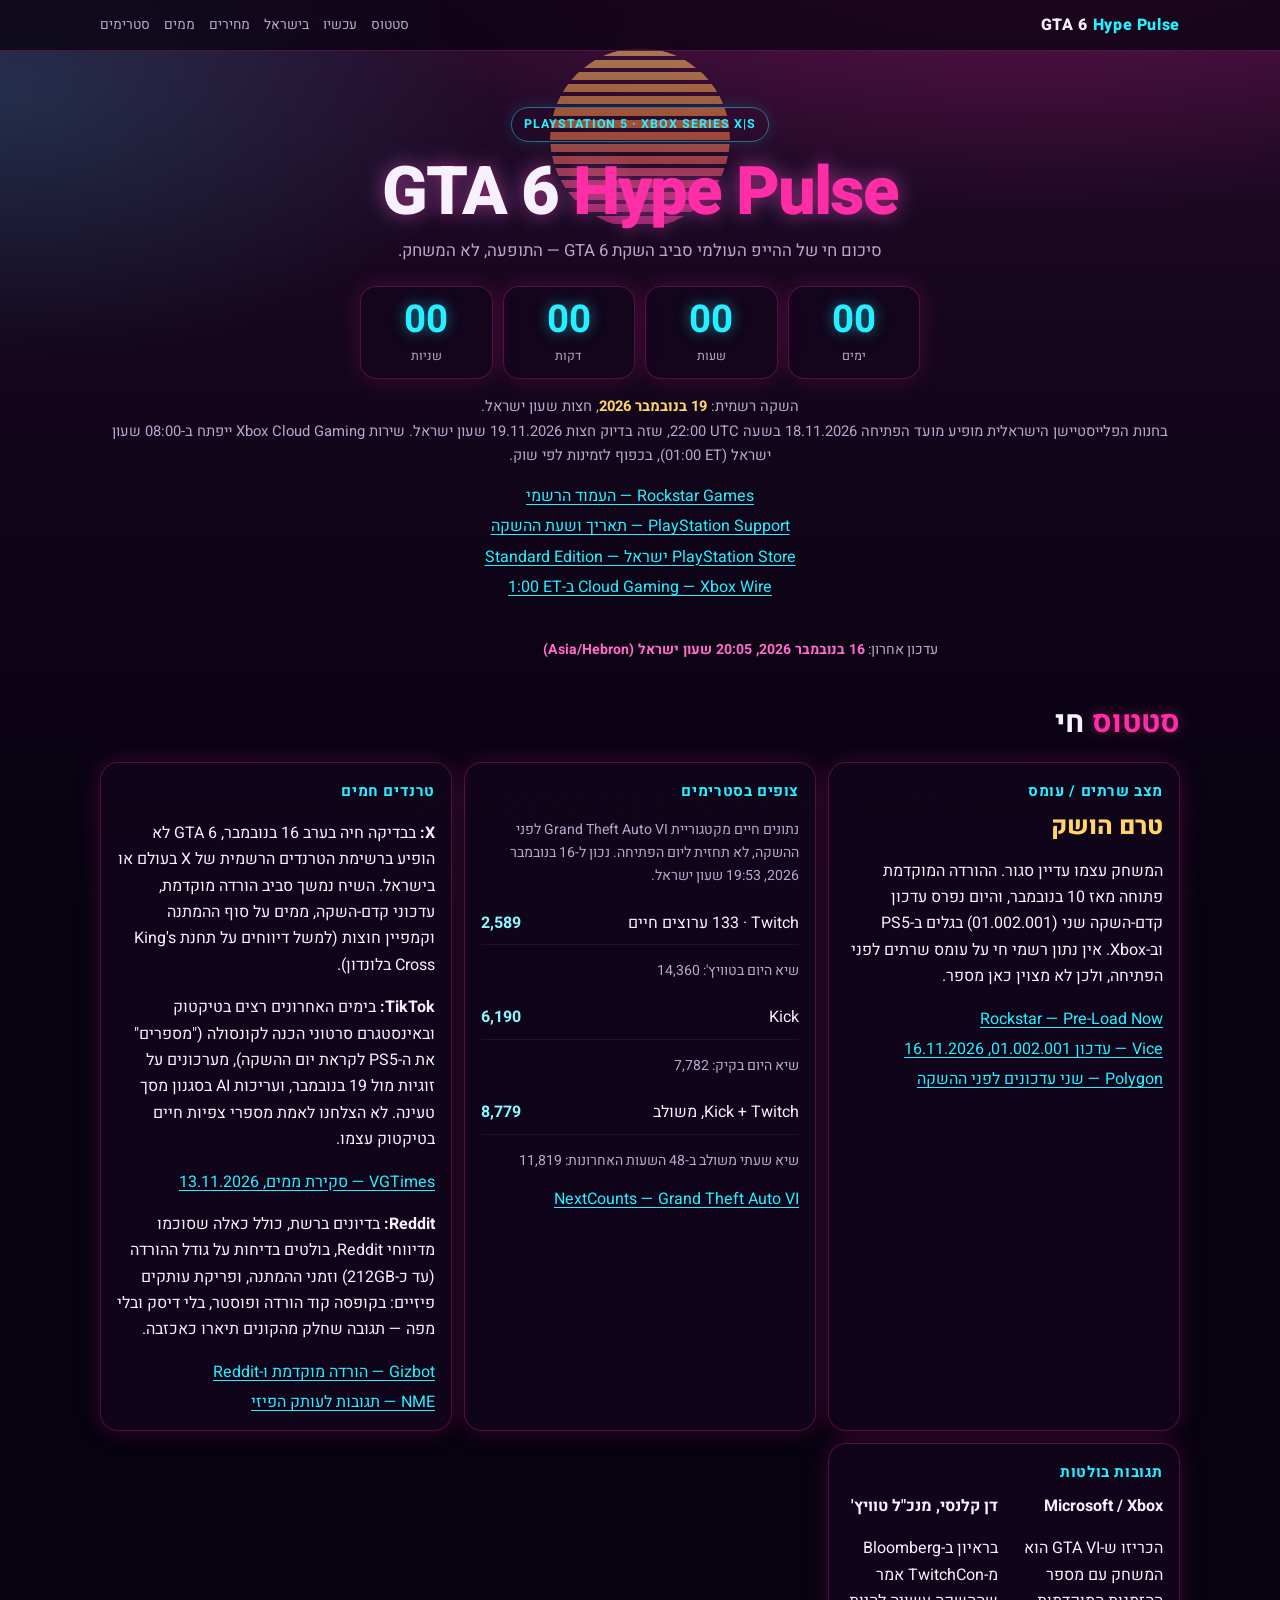
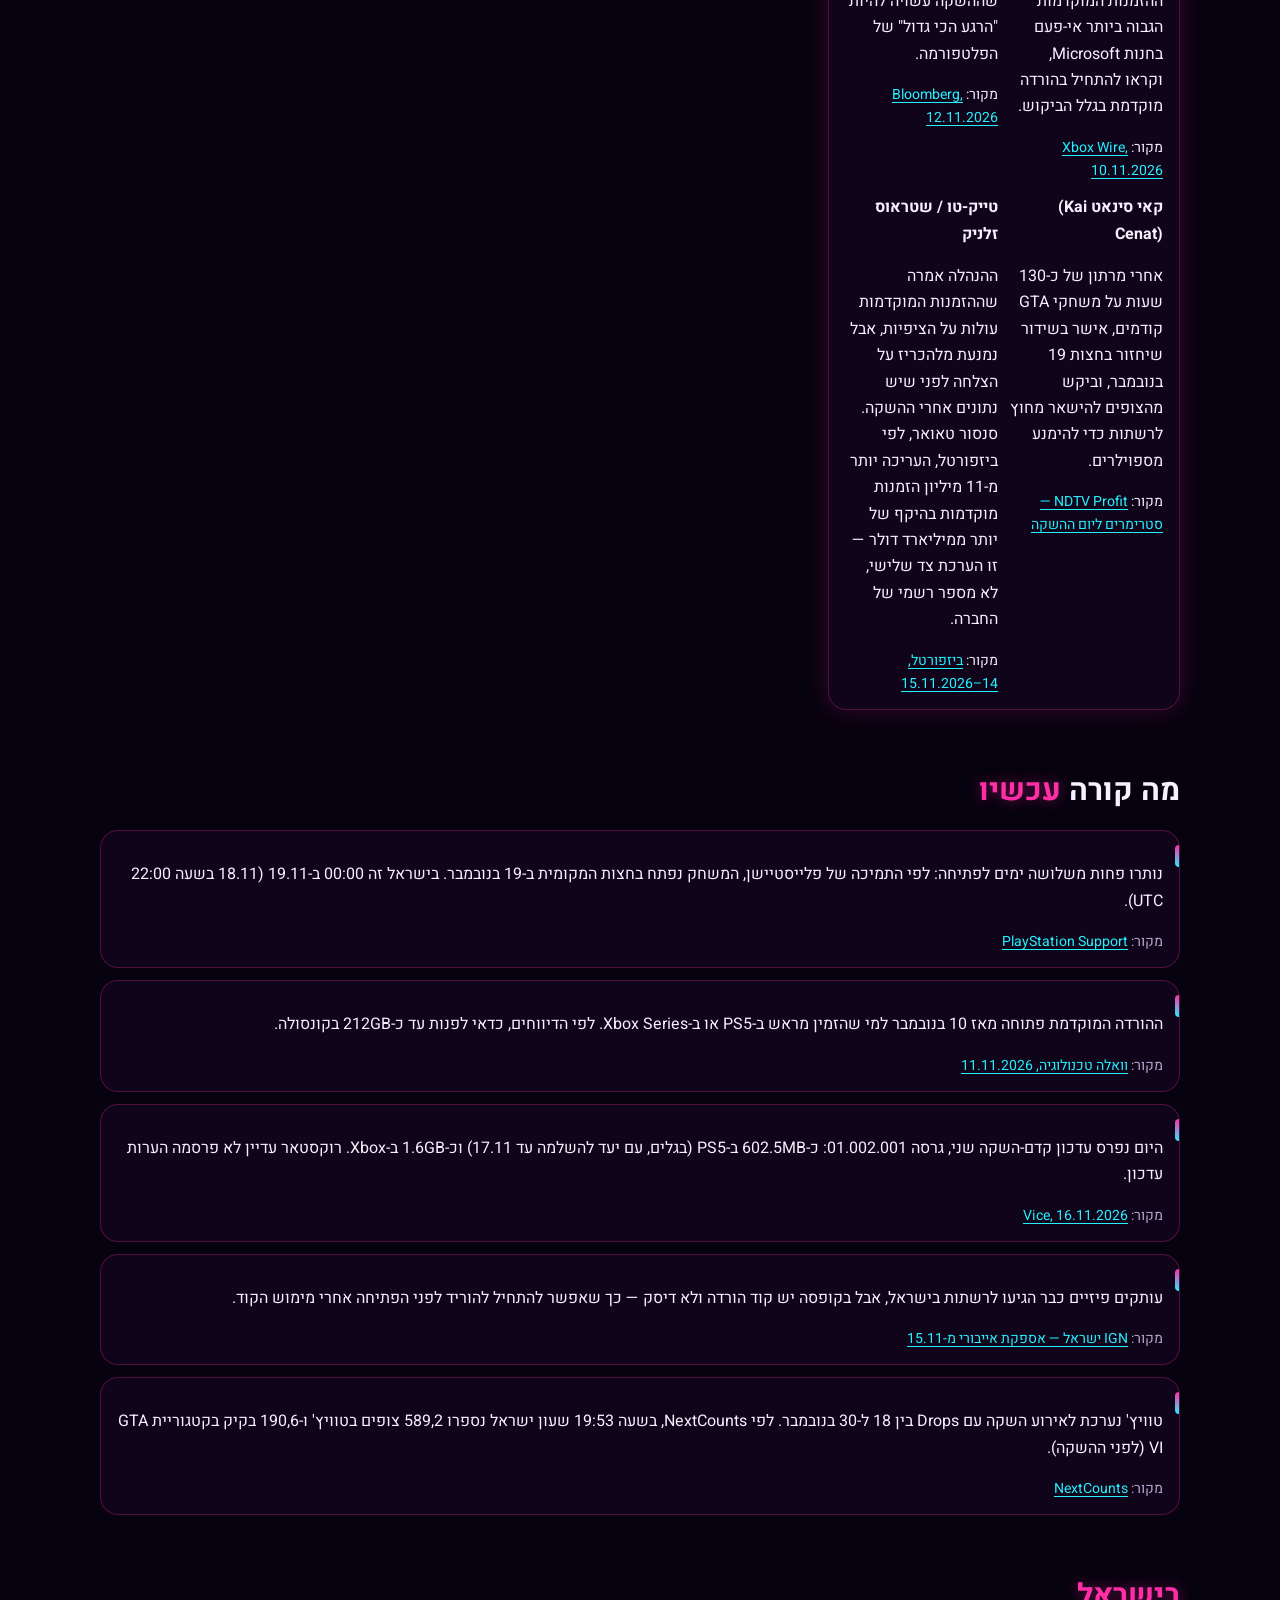
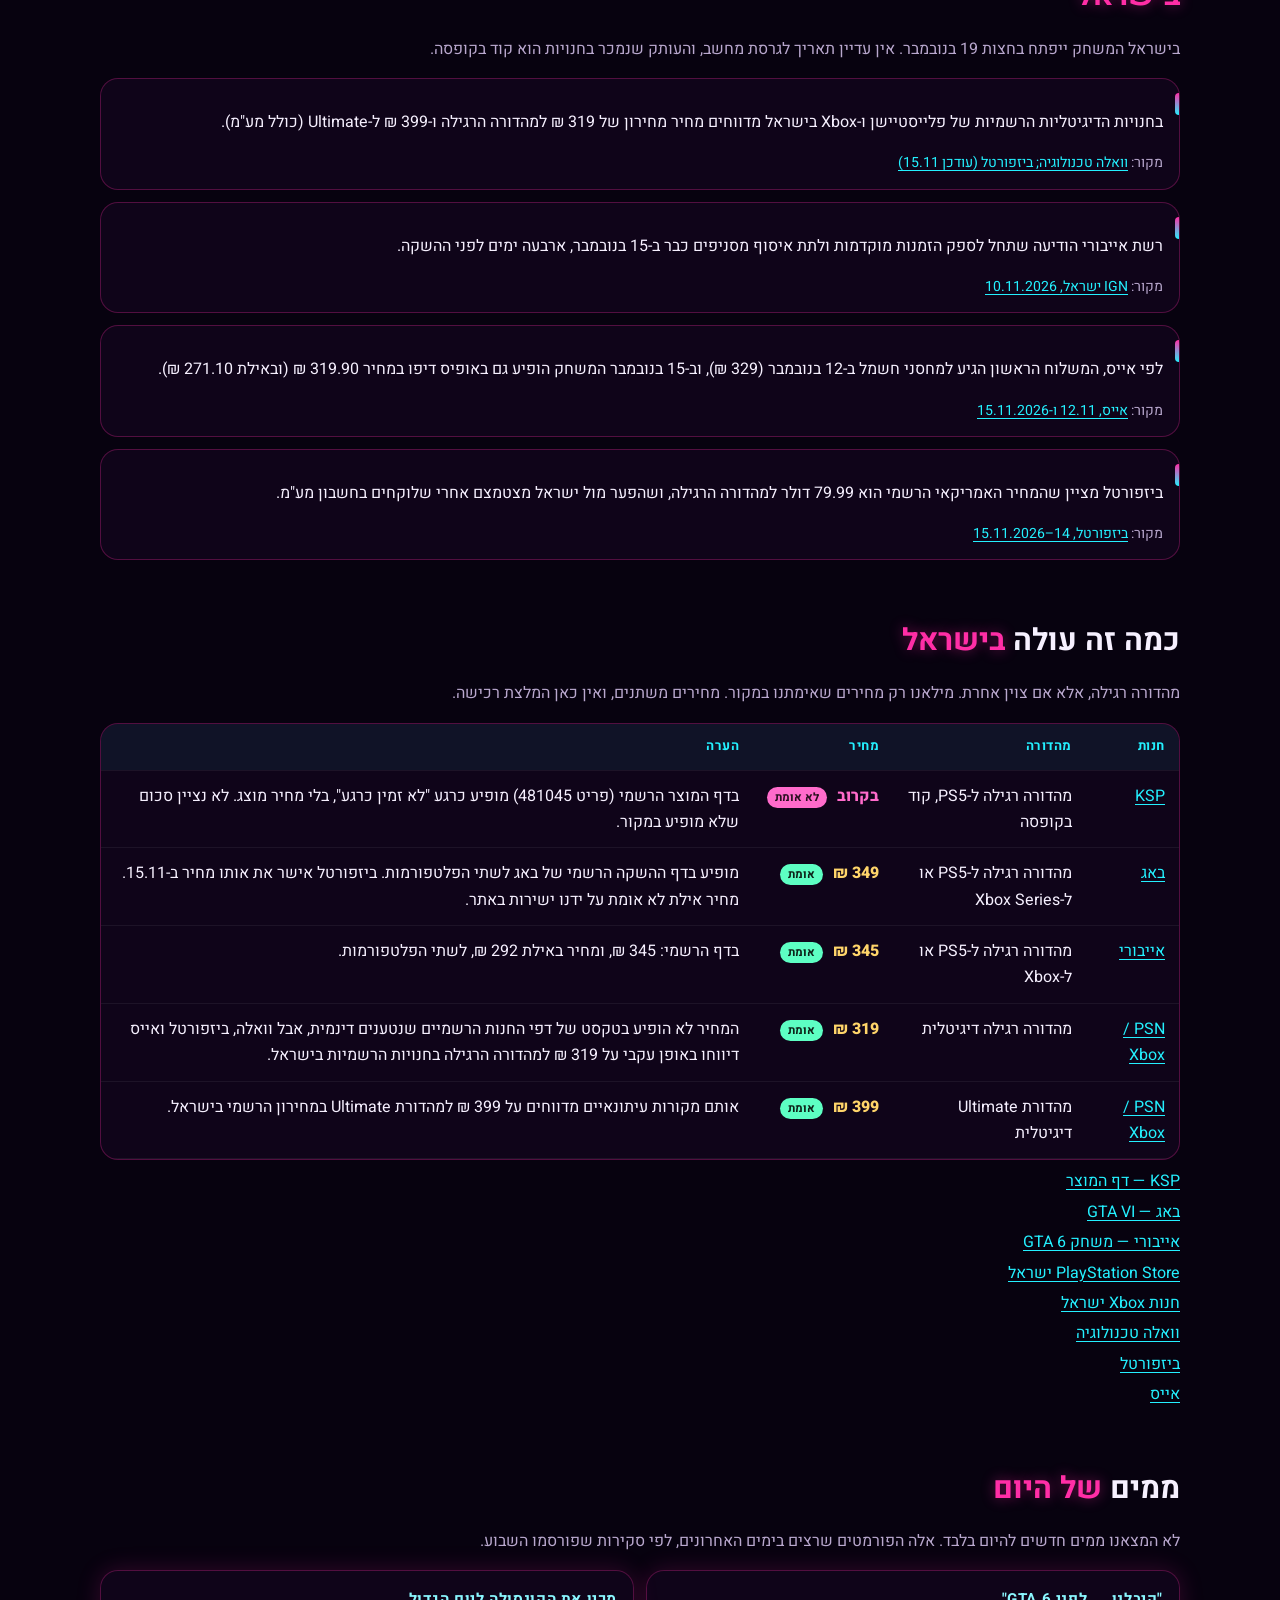
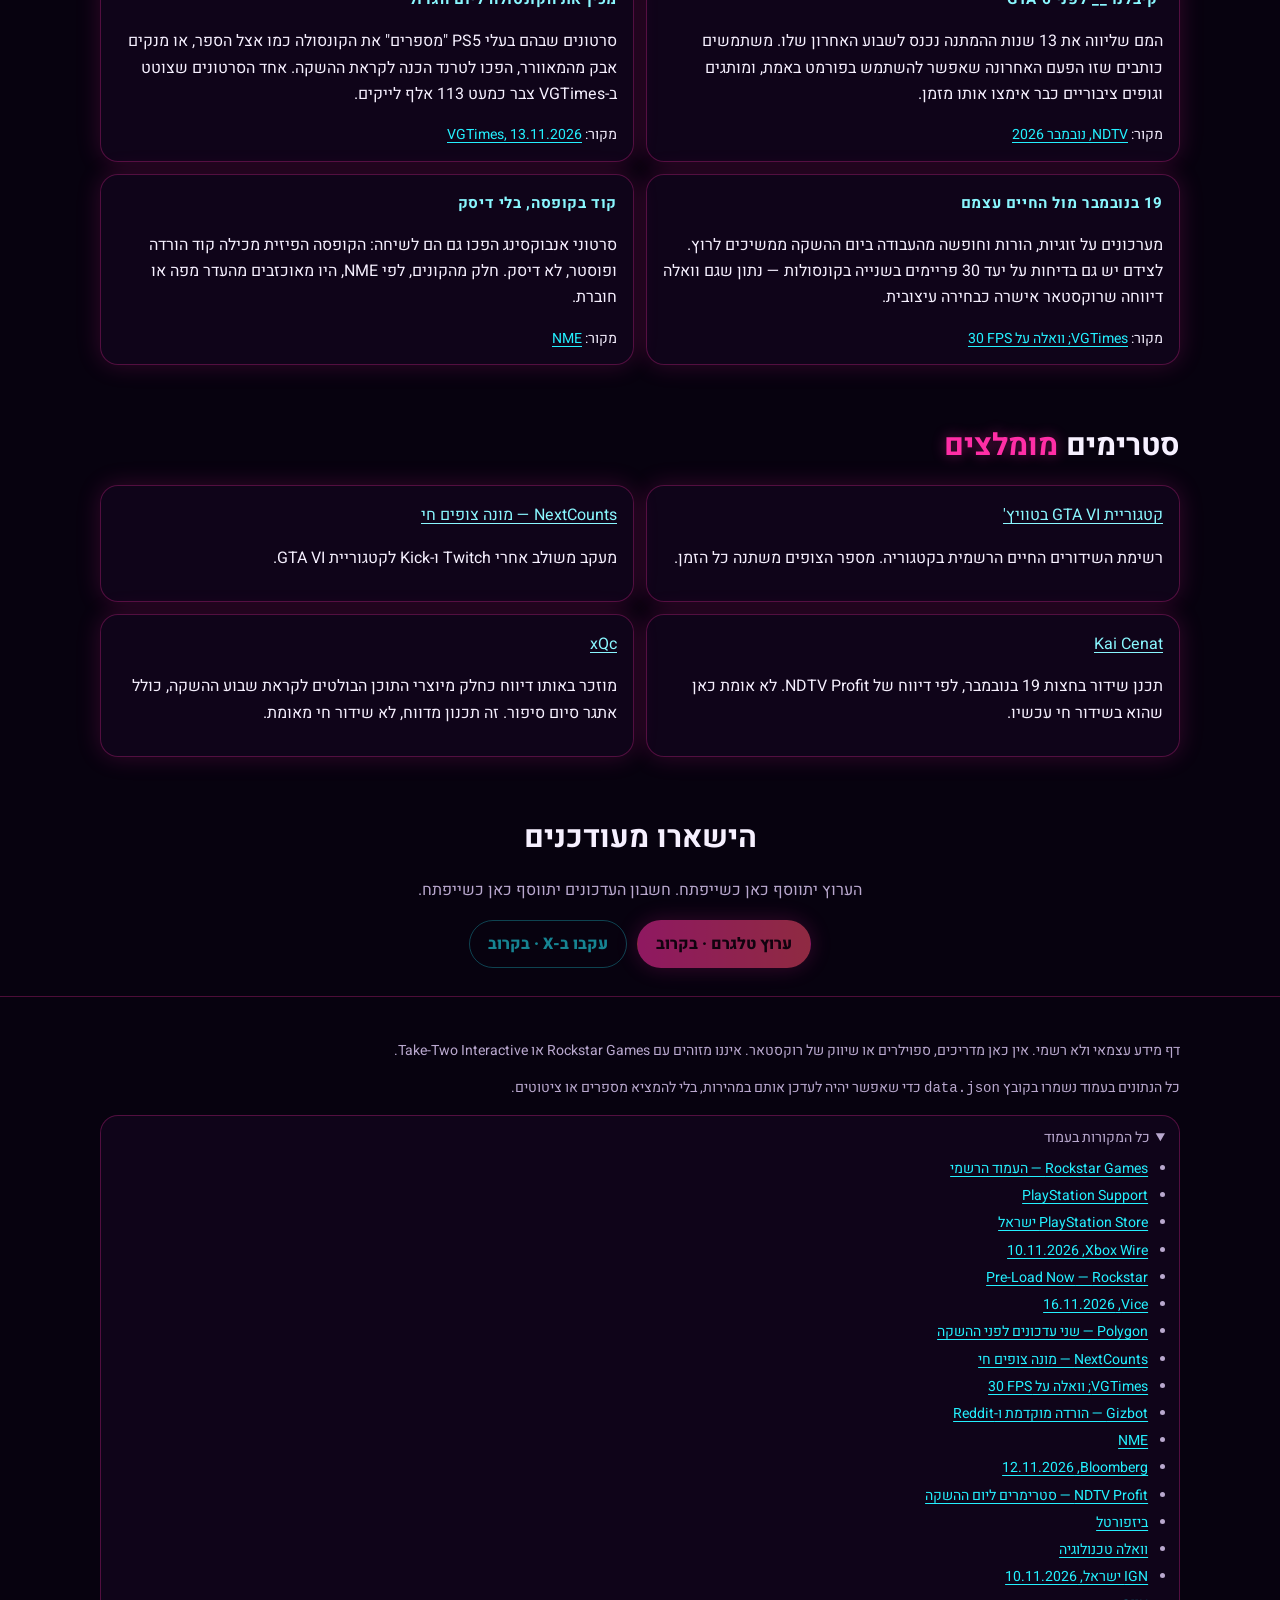
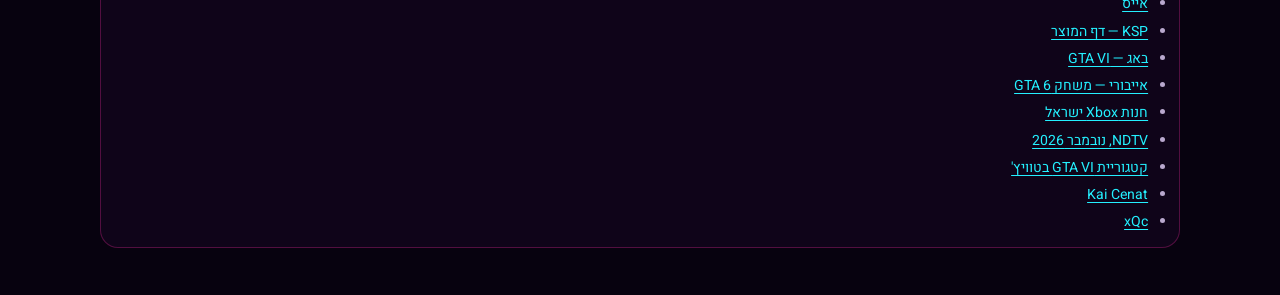
<file: index.html>
<!DOCTYPE html>
<html lang="he" dir="rtl">
<head>
  <meta charset="utf-8">
  <meta name="viewport" content="width=device-width, initial-scale=1">
  <title>GTA 6 Hype Pulse — סיכום חי של ההייפ סביב ההשקה</title>
  <meta name="description" content="דף מידע עצמאי בעברית על ההייפ העולמי סביב השקת GTA 6: ספירה לאחור, סטטוס, מחירים בישראל, ממים וסטרימים. בלי ספוילרים ובלי מדריכים.">
  <meta name="robots" content="index, follow">
  <link rel="preconnect" href="https://fonts.googleapis.com">
  <link rel="preconnect" href="https://fonts.gstatic.com" crossorigin>
  <link href="https://fonts.googleapis.com/css2?family=Heebo:wght@400;500;700;800&family=Rubik:wght@400;500;700&display=swap" rel="stylesheet">
  <link rel="stylesheet" href="style.css">
</head>
<body>
  <div class="sky" aria-hidden="true"></div>
  <div class="sun" aria-hidden="true"></div>
  <div id="app">
    <p class="wrap" style="padding-top:40px">טוען את הדופק של ההייפ…</p>
  </div>
  <!-- DYNAMIC CONTENT FALLBACK: keep in sync with data.json -->
  <script type="application/json" id="page-data">
{
  "meta": {
    "productName": "GTA 6 Hype Pulse",
    "tagline": "סיכום חי של ההייפ העולמי סביב השקת GTA 6 — התופעה, לא המשחק.",
    "lastUpdated": "2026-11-16T20:05:00+02:00",
    "lastUpdatedLabel": "16 בנובמבר 2026, 20:05 שעון ישראל (Asia/Hebron)",
    "disclaimer": "דף מידע עצמאי ולא רשמי. אין כאן מדריכים, ספוילרים או שיווק של רוקסטאר. איננו מזוהים עם Rockstar Games או Take-Two Interactive."
  },
  "release": {
    "iso": "2026-11-19T00:00:00+02:00",
    "dateLabel": "19 בנובמבר 2026",
    "timeLabel": "חצות שעון ישראל",
    "platforms": "PlayStation 5 · Xbox Series X|S",
    "note": "בחנות הפלייסטיישן הישראלית מופיע מועד הפתיחה 18.11.2026 בשעה 22:00 UTC, שזה בדיוק חצות 19.11.2026 שעון ישראל. שירות Xbox Cloud Gaming ייפתח ב-08:00 שעון ישראל (01:00 ET), בכפוף לזמינות לפי שוק.",
    "sources": [
      {
        "name": "Rockstar Games — העמוד הרשמי",
        "url": "https://www.rockstargames.com/VI"
      },
      {
        "name": "PlayStation Support — תאריך ושעת ההשקה",
        "url": "https://www.playstation.com/en-us/support/games/gta-vi-support/"
      },
      {
        "name": "PlayStation Store ישראל — Standard Edition",
        "url": "https://store.playstation.com/en-il/product/EP1004-PPSA01547_00-GTAVISTANDARD001"
      },
      {
        "name": "Xbox Wire — Cloud Gaming ב-1:00 ET",
        "url": "https://news.xbox.com/en-us/2026/11/10/grand-theft-auto-6-comes-to-xbox-cloud-gaming-november-19/"
      }
    ]
  },
  "status": {
    "servers": {
      "label": "מצב שרתים / עומס",
      "value": "טרם הושק",
      "detail": "המשחק עצמו עדיין סגור. ההורדה המוקדמת פתוחה מאז 10 בנובמבר, והיום נפרס עדכון קדם-השקה שני (01.002.001) בגלים ב-PS5 וב-Xbox. אין נתון רשמי חי על עומס שרתים לפני הפתיחה, ולכן לא מצוין כאן מספר.",
      "sources": [
        {
          "name": "Rockstar — Pre-Load Now",
          "url": "https://www.rockstargames.com/VI/pre-load-now"
        },
        {
          "name": "Vice — עדכון 01.002.001, 16.11.2026",
          "url": "https://www.vice.com/en/article/gta-6-second-day-one-patch-ps5-xbox/"
        },
        {
          "name": "Polygon — שני עדכונים לפני ההשקה",
          "url": "https://www.polygon.com/gta-6-nov-13-patch-102-what-is-download-size-ps5-xbox/"
        }
      ]
    },
    "viewers": {
      "label": "צופים בסטרימים",
      "detail": "נתונים חיים מקטגוריית Grand Theft Auto VI לפני ההשקה, לא תחזית ליום הפתיחה.",
      "capturedAt": "2026-11-16T17:53:12Z",
      "capturedAtLabel": "16 בנובמבר 2026, 19:53 שעון ישראל",
      "items": [
        {
          "platform": "Twitch",
          "viewers": 2589,
          "extra": "133 ערוצים חיים",
          "peakToday": 14360,
          "peakTodayLabel": "שיא היום בטוויץ'"
        },
        {
          "platform": "Kick",
          "viewers": 6190,
          "extra": null,
          "peakToday": 7782,
          "peakTodayLabel": "שיא היום בקיק"
        },
        {
          "platform": "Twitch + Kick, משולב",
          "viewers": 8779,
          "extra": null,
          "peakToday": 11819,
          "peakTodayLabel": "שיא שעתי משולב ב-48 השעות האחרונות"
        }
      ],
      "sources": [
        {
          "name": "NextCounts — Grand Theft Auto VI",
          "url": "https://nextcounts.com/games/grand-theft-auto-vi"
        }
      ]
    },
    "trends": {
      "label": "טרנדים חמים",
      "x": {
        "summary": "בבדיקה חיה בערב 16 בנובמבר, GTA 6 לא הופיע ברשימת הטרנדים הרשמית של X בעולם או בישראל. השיח נמשך סביב הורדה מוקדמת, עדכוני קדם-השקה, ממים על סוף ההמתנה וקמפיין חוצות (למשל דיווחים על תחנת King's Cross בלונדון).",
        "officialTrend": false,
        "checkedLocations": [
          "עולם (WOEID 1)",
          "ישראל (WOEID 23424852)"
        ]
      },
      "tiktok": {
        "summary": "בימים האחרונים רצים בטיקטוק ובאינסטגרם סרטוני הכנה לקונסולה (\"מספרים\" את ה-PS5 לקראת יום ההשקה), מערכונים על זוגיות מול 19 בנובמבר, ועריכות AI בסגנון מסך טעינה. לא הצלחנו לאמת מספרי צפיות חיים בטיקטוק עצמו.",
        "sources": [
          {
            "name": "VGTimes — סקירת ממים, 13.11.2026",
            "url": "https://vgtimes.com/gaming-news/174487-less-than-a-week-until-gta-6-the-internet-is-already-going-wild-over-memes.html"
          }
        ]
      },
      "reddit": {
        "summary": "בדיונים ברשת, כולל כאלה שסוכמו מדיווחי Reddit, בולטים בדיחות על גודל ההורדה (עד כ-212GB) וזמני ההמתנה, ופריקת עותקים פיזיים: בקופסה קוד הורדה ופוסטר, בלי דיסק ובלי מפה — תגובה שחלק מהקונים תיארו כאכזבה.",
        "sources": [
          {
            "name": "Gizbot — הורדה מוקדמת ו-Reddit",
            "url": "https://www.gizbot.com/gaming/news/gta-6-pre-loading-begins-and-reddit-is-having-a-field-day-129687.html"
          },
          {
            "name": "NME — תגובות לעותק הפיזי",
            "url": "https://www.nme.com/news/gaming-news/grand-theft-auto-6-physical-copies-map-poster-gta-pre-order-3975888"
          }
        ]
      }
    },
    "reactions": [
      {
        "who": "Xbox / Microsoft",
        "text": "הכריזו ש-GTA VI הוא המשחק עם מספר ההזמנות המוקדמות הגבוה ביותר אי-פעם בחנות Microsoft, וקראו להתחיל בהורדה מוקדמת בגלל הביקוש.",
        "source": {
          "name": "Xbox Wire, 10.11.2026",
          "url": "https://news.xbox.com/en-us/2026/11/10/grand-theft-auto-6-comes-to-xbox-cloud-gaming-november-19/"
        }
      },
      {
        "who": "דן קלנסי, מנכ\"ל טוויץ'",
        "text": "בראיון ב-Bloomberg מ-TwitchCon אמר שההשקה עשויה להיות \"הרגע הכי גדול\" של הפלטפורמה.",
        "source": {
          "name": "Bloomberg, 12.11.2026",
          "url": "https://www.bloomberg.com/news/videos/2026-11-12/twitch-ceo-gta-vi-could-be-our-biggest-moment-video"
        }
      },
      {
        "who": "קאי סינאט (Kai Cenat)",
        "text": "אחרי מרתון של כ-130 שעות על משחקי GTA קודמים, אישר בשידור שיחזור בחצות 19 בנובמבר, וביקש מהצופים להישאר מחוץ לרשתות כדי להימנע מספוילרים.",
        "source": {
          "name": "NDTV Profit — סטרימרים ליום ההשקה",
          "url": "https://www.ndtvprofit.com/trending/gta-6-could-break-streaming-records-4-twitch-stars-to-watch-at-launch-12335277"
        }
      },
      {
        "who": "טייק-טו / שטראוס זלניק",
        "text": "ההנהלה אמרה שההזמנות המוקדמות עולות על הציפיות, אבל נמנעת מלהכריז על הצלחה לפני שיש נתונים אחרי ההשקה. סנסור טאואר, לפי ביזפורטל, העריכה יותר מ-11 מיליון הזמנות מוקדמות בהיקף של יותר ממיליארד דולר — זו הערכת צד שלישי, לא מספר רשמי של החברה.",
        "source": {
          "name": "ביזפורטל, 14–15.11.2026",
          "url": "https://www.bizportal.co.il/BizTech/news/article/20048561"
        }
      }
    ]
  },
  "now": [
    {
      "text": "נותרו פחות משלושה ימים לפתיחה: לפי התמיכה של פלייסטיישן, המשחק נפתח בחצות המקומית ב-19 בנובמבר. בישראל זה 00:00 ב-19.11 (18.11 בשעה 22:00 UTC).",
      "source": {
        "name": "PlayStation Support",
        "url": "https://www.playstation.com/en-us/support/games/gta-vi-support/"
      }
    },
    {
      "text": "ההורדה המוקדמת פתוחה מאז 10 בנובמבר למי שהזמין מראש ב-PS5 או ב-Xbox Series. לפי הדיווחים, כדאי לפנות עד כ-212GB בקונסולה.",
      "source": {
        "name": "וואלה טכנולוגיה, 11.11.2026",
        "url": "https://tech.walla.co.il/item/3875835"
      }
    },
    {
      "text": "היום נפרס עדכון קדם-השקה שני, גרסה 01.002.001: כ-602.5MB ב-PS5 (בגלים, עם יעד להשלמה עד 17.11) וכ-1.6GB ב-Xbox. רוקסטאר עדיין לא פרסמה הערות עדכון.",
      "source": {
        "name": "Vice, 16.11.2026",
        "url": "https://www.vice.com/en/article/gta-6-second-day-one-patch-ps5-xbox/"
      }
    },
    {
      "text": "עותקים פיזיים כבר הגיעו לרשתות בישראל, אבל בקופסה יש קוד הורדה ולא דיסק — כך שאפשר להתחיל להוריד לפני הפתיחה אחרי מימוש הקוד.",
      "source": {
        "name": "IGN ישראל — אספקת אייבורי מ-15.11",
        "url": "https://il.ign.com/ps5/80444/mtkhvnnym-lhshkt-gta-6-ayybvry-tthyl-lspk-at-hvtkym-khbr-byvm-hmyshy"
      }
    },
    {
      "text": "טוויץ' נערכת לאירוע השקה עם Drops בין 18 ל-30 בנובמבר. לפי NextCounts, בשעה 19:53 שעון ישראל נספרו 2,589 צופים בטוויץ' ו-6,190 בקיק בקטגוריית GTA VI (לפני ההשקה).",
      "source": {
        "name": "NextCounts",
        "url": "https://nextcounts.com/games/grand-theft-auto-vi"
      }
    }
  ],
  "israel": {
    "intro": "בישראל המשחק ייפתח בחצות 19 בנובמבר. אין עדיין תאריך לגרסת מחשב, והעותק שנמכר בחנויות הוא קוד בקופסה.",
    "bullets": [
      {
        "text": "בחנויות הדיגיטליות הרשמיות של פלייסטיישן ו-Xbox בישראל מדווחים מחיר מחירון של 319 ₪ למהדורה הרגילה ו-399 ₪ ל-Ultimate (כולל מע\"מ).",
        "source": {
          "name": "וואלה טכנולוגיה; ביזפורטל (עודכן 15.11)",
          "url": "https://www.bizportal.co.il/BizTech/news/article/20048561"
        }
      },
      {
        "text": "רשת אייבורי הודיעה שתחל לספק הזמנות מוקדמות ולתת איסוף מסניפים כבר ב-15 בנובמבר, ארבעה ימים לפני ההשקה.",
        "source": {
          "name": "IGN ישראל, 10.11.2026",
          "url": "https://il.ign.com/ps5/80444/mtkhvnnym-lhshkt-gta-6-ayybvry-tthyl-lspk-at-hvtkym-khbr-byvm-hmyshy"
        }
      },
      {
        "text": "לפי אייס, המשלוח הראשון הגיע למחסני חשמל ב-12 בנובמבר (329 ₪), וב-15 בנובמבר המשחק הופיע גם באופיס דיפו במחיר 319.90 ₪ (ובאילת 271.10 ₪).",
        "source": {
          "name": "אייס, 12.11 ו-15.11.2026",
          "url": "https://www.ice.co.il/consumerism/news/article/1137368"
        }
      },
      {
        "text": "ביזפורטל מציין שהמחיר האמריקאי הרשמי הוא 79.99 דולר למהדורה הרגילה, ושהפער מול ישראל מצטמצם אחרי שלוקחים בחשבון מע\"מ.",
        "source": {
          "name": "ביזפורטל, 14–15.11.2026",
          "url": "https://www.bizportal.co.il/BizTech/news/article/20048561"
        }
      }
    ]
  },
  "prices": {
    "intro": "מהדורה רגילה, אלא אם צוין אחרת. מילאנו רק מחירים שאימתנו במקור. מחירים משתנים, ואין כאן המלצת רכישה.",
    "rows": [
      {
        "store": "KSP",
        "edition": "מהדורה רגילה ל-PS5, קוד בקופסה",
        "price": "בקרוב",
        "verified": false,
        "note": "בדף המוצר הרשמי (פריט 481045) מופיע כרגע \"לא זמין כרגע\", בלי מחיר מוצג. לא נציין סכום שלא מופיע במקור.",
        "url": "https://ksp.co.il/mob/item/481045"
      },
      {
        "store": "באג",
        "edition": "מהדורה רגילה ל-PS5 או ל-Xbox Series",
        "price": "349 ₪",
        "verified": true,
        "note": "מופיע בדף ההשקה הרשמי של באג לשתי הפלטפורמות. ביזפורטל אישר את אותו מחיר ב-15.11. מחיר אילת לא אומת על ידנו ישירות באתר.",
        "url": "https://www.bug.co.il/page/sale/gta/vi"
      },
      {
        "store": "אייבורי",
        "edition": "מהדורה רגילה ל-PS5 או ל-Xbox",
        "price": "345 ₪",
        "verified": true,
        "note": "בדף הרשמי: 345 ₪, ומחיר באילת 292 ₪, לשתי הפלטפורמות.",
        "url": "https://www.ivory.co.il/gta6.html"
      },
      {
        "store": "PSN / Xbox",
        "edition": "מהדורה רגילה דיגיטלית",
        "price": "319 ₪",
        "verified": true,
        "note": "המחיר לא הופיע בטקסט של דפי החנות הרשמיים שנטענים דינמית, אבל וואלה, ביזפורטל ואייס דיווחו באופן עקבי על 319 ₪ למהדורה הרגילה בחנויות הרשמיות בישראל.",
        "url": "https://store.playstation.com/en-il/product/EP1004-PPSA01547_00-GTAVISTANDARD001"
      },
      {
        "store": "PSN / Xbox",
        "edition": "מהדורת Ultimate דיגיטלית",
        "price": "399 ₪",
        "verified": true,
        "note": "אותם מקורות עיתונאיים מדווחים על 399 ₪ למהדורת Ultimate במחירון הרשמי בישראל.",
        "url": "https://www.xbox.com/he-IL/games/store/grand-theft-auto-vi/9NL3WWNZLZZN"
      }
    ],
    "sources": [
      {
        "name": "KSP — דף המוצר",
        "url": "https://ksp.co.il/mob/item/481045"
      },
      {
        "name": "באג — GTA VI",
        "url": "https://www.bug.co.il/page/sale/gta/vi"
      },
      {
        "name": "אייבורי — משחק GTA 6",
        "url": "https://www.ivory.co.il/gta6.html"
      },
      {
        "name": "PlayStation Store ישראל",
        "url": "https://store.playstation.com/en-il/product/EP1004-PPSA01547_00-GTAVISTANDARD001"
      },
      {
        "name": "חנות Xbox ישראל",
        "url": "https://www.xbox.com/he-IL/games/store/grand-theft-auto-vi/9NL3WWNZLZZN"
      },
      {
        "name": "וואלה טכנולוגיה",
        "url": "https://tech.walla.co.il/item/3875835"
      },
      {
        "name": "ביזפורטל",
        "url": "https://www.bizportal.co.il/BizTech/news/article/20048561"
      },
      {
        "name": "אייס",
        "url": "https://www.ice.co.il/consumerism/news/article/1137368"
      }
    ]
  },
  "memes": [
    {
      "title": "\"קיבלנו __ לפני GTA 6\"",
      "text": "המם שליווה את 13 שנות ההמתנה נכנס לשבוע האחרון שלו. משתמשים כותבים שזו הפעם האחרונה שאפשר להשתמש בפורמט באמת, ומותגים וגופים ציבוריים כבר אימצו אותו מזמן.",
      "source": {
        "name": "NDTV, נובמבר 2026",
        "url": "https://www.ndtv.com/feature/everything-before-gta-6-how-13-year-wait-became-internets-favourite-meme-12316309"
      }
    },
    {
      "title": "מכין את הקונסולה ליום הגדול",
      "text": "סרטונים שבהם בעלי PS5 \"מספרים\" את הקונסולה כמו אצל הספר, או מנקים אבק מהמאוורר, הפכו לטרנד הכנה לקראת ההשקה. אחד הסרטונים שצוטט ב-VGTimes צבר כמעט 113 אלף לייקים.",
      "source": {
        "name": "VGTimes, 13.11.2026",
        "url": "https://vgtimes.com/gaming-news/174487-less-than-a-week-until-gta-6-the-internet-is-already-going-wild-over-memes.html"
      }
    },
    {
      "title": "19 בנובמבר מול החיים עצמם",
      "text": "מערכונים על זוגיות, הורות וחופשה מהעבודה ביום ההשקה ממשיכים לרוץ. לצידם יש גם בדיחות על יעד 30 פריימים בשנייה בקונסולות — נתון שגם וואלה דיווחה שרוקסטאר אישרה כבחירה עיצובית.",
      "source": {
        "name": "VGTimes; וואלה על 30 FPS",
        "url": "https://vgtimes.com/gaming-news/174487-less-than-a-week-until-gta-6-the-internet-is-already-going-wild-over-memes.html"
      }
    },
    {
      "title": "קוד בקופסה, בלי דיסק",
      "text": "סרטוני אנבוקסינג הפכו גם הם לשיחה: הקופסה הפיזית מכילה קוד הורדה ופוסטר, לא דיסק. חלק מהקונים, לפי NME, היו מאוכזבים מהעדר מפה או חוברת.",
      "source": {
        "name": "NME",
        "url": "https://www.nme.com/news/gaming-news/grand-theft-auto-6-physical-copies-map-poster-gta-pre-order-3975888"
      }
    }
  ],
  "streams": [
    {
      "name": "קטגוריית GTA VI בטוויץ'",
      "detail": "רשימת השידורים החיים הרשמית בקטגוריה. מספר הצופים משתנה כל הזמן.",
      "url": "https://www.twitch.tv/directory/category/grand-theft-auto-vi",
      "kind": "live-directory"
    },
    {
      "name": "NextCounts — מונה צופים חי",
      "detail": "מעקב משולב אחרי Twitch ו-Kick לקטגוריית GTA VI.",
      "url": "https://nextcounts.com/games/grand-theft-auto-vi",
      "kind": "tracker"
    },
    {
      "name": "Kai Cenat",
      "detail": "תכנן שידור בחצות 19 בנובמבר, לפי דיווח של NDTV Profit. לא אומת כאן שהוא בשידור חי עכשיו.",
      "url": "https://www.twitch.tv/kaicenat",
      "kind": "planned"
    },
    {
      "name": "xQc",
      "detail": "מוזכר באותו דיווח כחלק מיוצרי התוכן הבולטים לקראת שבוע ההשקה, כולל אתגר סיום סיפור. זה תכנון מדווח, לא שידור חי מאומת.",
      "url": "https://www.twitch.tv/xqc",
      "kind": "planned"
    }
  ],
  "follow": {
    "telegram": {
      "label": "ערוץ טלגרם",
      "url": "",
      "placeholder": true,
      "note": "הערוץ יתווסף כאן כשייפתח."
    },
    "x": {
      "label": "עקבו ב-X",
      "url": "",
      "placeholder": true,
      "note": "חשבון העדכונים יתווסף כאן כשייפתח."
    }
  }
}
  </script>
  <script src="app.js" defer></script>
  <script src="track.js" defer></script>
</body>
</html>
</file>
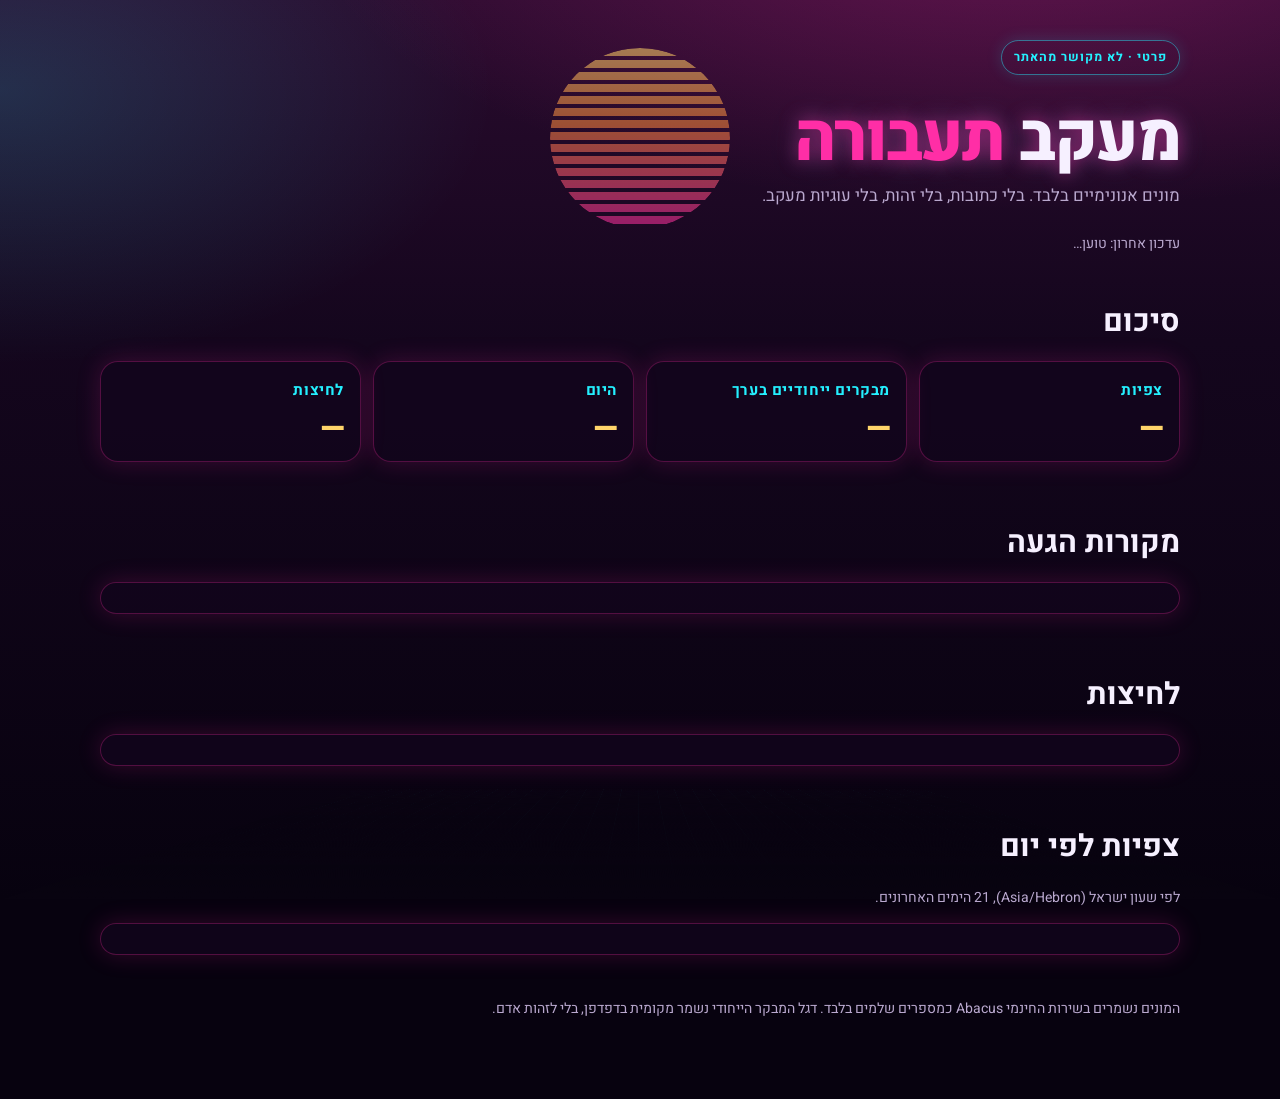
<file: stats-7b24071085.html>
<!DOCTYPE html>
<html lang="he" dir="rtl">
<head>
  <meta charset="utf-8">
  <meta name="viewport" content="width=device-width, initial-scale=1">
  <title>מעקב תעבורה — GTA 6 Hype Pulse</title>
  <meta name="robots" content="noindex, nofollow, noarchive">
  <link rel="preconnect" href="https://fonts.googleapis.com">
  <link rel="preconnect" href="https://fonts.gstatic.com" crossorigin>
  <link href="https://fonts.googleapis.com/css2?family=Heebo:wght@400;500;700;800&display=swap" rel="stylesheet">
  <link rel="stylesheet" href="style.css">
  <style>
    .stat-grid { display: grid; grid-template-columns: 1fr 1fr; gap: 12px; }
    @media (min-width: 720px) { .stat-grid { grid-template-columns: repeat(4, 1fr); } }
    .stat-card .num { font-size: 2rem; font-weight: 800; color: var(--gold); line-height: 1.1; }
    .bars { display: grid; gap: 8px; }
    .bar-row { display: grid; grid-template-columns: 9rem 1fr 3.5rem; gap: 10px; align-items: center; }
    .bar-track { height: 12px; background: rgba(255,255,255,0.06); border-radius: 999px; overflow: hidden; }
    .bar-fill { height: 100%; width: 0; background: linear-gradient(90deg, var(--pink), var(--cyan)); border-radius: 999px; transition: width .4s ease; }
    .bar-row b { font-variant-numeric: tabular-nums; color: var(--cyan-2); text-align: left; }
    .muted-note { color: var(--muted); font-size: .88rem; }
    .status-pill { display: inline-block; margin-inline-start: 8px; padding: 2px 8px; border-radius: 999px; font-size: .75rem; font-weight: 700; }
    .ok { background: #5dffc3; color: #0d2218; }
    .bad { background: var(--pink-2); color: #2a1020; }
  </style>
</head>
<body>
  <div class="sky" aria-hidden="true"></div>
  <div class="sun" aria-hidden="true"></div>
  <main class="wrap" style="padding: 28px 0 64px">
    <p class="kicker">פרטי · לא מקושר מהאתר</p>
    <h1>מעקב <em>תעבורה</em></h1>
    <p class="tagline" style="margin-inline:0">מונים אנונימיים בלבד. בלי כתובות, בלי זהות, בלי עוגיות מעקב.</p>
    <p class="muted-note">עדכון אחרון: <time id="updated">טוען…</time> <span id="api-status"></span></p>

    <section>
      <h2>סיכום</h2>
      <div class="stat-grid">
        <article class="card stat-card"><h3>צפיות</h3><div class="num" id="v-views">—</div></article>
        <article class="card stat-card"><h3>מבקרים ייחודיים בערך</h3><div class="num" id="v-uniques">—</div></article>
        <article class="card stat-card"><h3>היום</h3><div class="num" id="v-today">—</div></article>
        <article class="card stat-card"><h3>לחיצות</h3><div class="num" id="v-clicks">—</div></article>
      </div>
    </section>

    <section>
      <h2>מקורות הגעה</h2>
      <div class="card"><div class="bars" id="ref-bars"></div></div>
    </section>

    <section>
      <h2>לחיצות</h2>
      <div class="card"><div class="bars" id="click-bars"></div></div>
    </section>

    <section>
      <h2>צפיות לפי יום</h2>
      <p class="muted-note">לפי שעון ישראל (Asia/Hebron), 21 הימים האחרונים.</p>
      <div class="card"><div class="bars" id="day-bars"></div></div>
    </section>

    <p class="muted-note">המונים נשמרים בשירות החינמי Abacus כמספרים שלמים בלבד. דגל המבקר הייחודי נשמר מקומית בדפדפן, בלי לזהות אדם.</p>
  </main>
  <script>
    const NS = 'gta6hp-ab8d44a8';
    const BASE = 'https://abacus.jasoncameron.dev';
    const REF_LABELS = [
      ["ref-x", "X / Twitter"],
      ["ref-google", "Google"],
      ["ref-facebook", "Facebook"],
      ["ref-telegram", "Telegram"],
      ["ref-direct", "ישיר / לא ידוע"],
      ["ref-other", "אחר"]
    ];
    const CLICK_LABELS = [
      ["click-stream", "קישורי סטרימים"],
      ["click-cta", "כפתורי הרשמה / מעקב"]
    ];

    function israelDate(d) {
      return new Intl.DateTimeFormat("en-CA", {
        timeZone: "Asia/Hebron",
        year: "numeric",
        month: "2-digit",
        day: "2-digit",
      }).format(d);
    }

    function formatHe(n) {
      return Number(n || 0).toLocaleString("he-IL");
    }

    async function getCount(key) {
      try {
        const res = await fetch(BASE + "/get/" + encodeURIComponent(NS) + "/" + encodeURIComponent(key), { cache: "no-store" });
        if (res.status === 404) return 0;
        if (!res.ok) throw new Error(String(res.status));
        const data = await res.json();
        const value = Number(data && data.value);
        return Number.isFinite(value) ? value : 0;
      } catch (e) {
        throw e;
      }
    }

    async function getMany(keys) {
      const out = {};
      const chunk = 12;
      for (let i = 0; i < keys.length; i += chunk) {
        const slice = keys.slice(i, i + chunk);
        const values = await Promise.all(slice.map(async (k) => {
          try { return [k, await getCount(k)]; }
          catch (e) { return [k, null]; }
        }));
        values.forEach(([k, v]) => { out[k] = v; });
        if (i + chunk < keys.length) await new Promise((r) => setTimeout(r, 1200));
      }
      return out;
    }

    function renderBars(el, rows) {
      const max = Math.max(1, ...rows.map((r) => r.value));
      el.innerHTML = rows.map((r) => {
        const pct = Math.round((r.value / max) * 100);
        return '<div class="bar-row"><span>' + r.label + '</span><div class="bar-track"><div class="bar-fill" style="width:' + pct + '%"></div></div><b>' + formatHe(r.value) + '</b></div>';
      }).join("");
    }

    function dayList() {
      const days = [];
      const now = new Date();
      for (let i = 20; i >= 0; i--) {
        const d = new Date(now.getTime() - i * 86400000);
        const key = "day-" + israelDate(d);
        const label = new Intl.DateTimeFormat("he-IL", { timeZone: "Asia/Hebron", day: "2-digit", month: "2-digit" }).format(d);
        days.push({ key, label });
      }
      return days;
    }

    (async function () {
      const days = dayList();
      const todayKey = "day-" + israelDate(new Date());
      const keys = ["views", "uniques"].concat(REF_LABELS.map((r) => r[0])).concat(CLICK_LABELS.map((r) => r[0])).concat(days.map((d) => d.key));
      let counts;
      try {
        counts = await getMany(keys);
        document.getElementById("api-status").innerHTML = '<span class="status-pill ok">המונים נטענו</span>';
      } catch (e) {
        document.getElementById("api-status").innerHTML = '<span class="status-pill bad">שגיאה בטעינה</span>';
        document.getElementById("updated").textContent = "נכשל";
        return;
      }
      const failed = Object.values(counts).some((v) => v === null);
      if (failed) {
        document.getElementById("api-status").innerHTML = '<span class="status-pill bad">חלק מהמונים לא נטענו</span>';
      }
      const num = (k) => counts[k] || 0;
      document.getElementById("v-views").textContent = formatHe(num("views"));
      document.getElementById("v-uniques").textContent = formatHe(num("uniques"));
      document.getElementById("v-today").textContent = formatHe(num(todayKey));
      document.getElementById("v-clicks").textContent = formatHe(num("click-stream") + num("click-cta"));
      document.getElementById("updated").textContent = new Intl.DateTimeFormat("he-IL", {
        timeZone: "Asia/Hebron", dateStyle: "short", timeStyle: "short"
      }).format(new Date()) + " שעון ישראל";

      renderBars(document.getElementById("ref-bars"), REF_LABELS.map(([k, label]) => ({ label, value: num(k) })));
      renderBars(document.getElementById("click-bars"), CLICK_LABELS.map(([k, label]) => ({ label, value: num(k) })));
      renderBars(document.getElementById("day-bars"), days.map((d) => ({ label: d.label, value: num(d.key) })));
    })();
  </script>
</body>
</html>
</file>
<file: style.css>
:root {
  --bg-0: #07020f;
  --bg-1: #12061d;
  --bg-2: #1a0a2c;
  --pink: #ff2ea6;
  --pink-2: #ff6bcb;
  --cyan: #24f0ff;
  --cyan-2: #8af7ff;
  --orange: #ff8a3d;
  --violet: #9b6dff;
  --gold: #ffd56a;
  --text: #f6f0ff;
  --muted: #b9a8ce;
  --line: rgba(255, 46, 166, 0.28);
  --card: rgba(18, 6, 29, 0.78);
  --shadow: 0 0 24px rgba(255, 46, 166, 0.18);
  --radius: 18px;
  --font: "Heebo", "Rubik", "Segoe UI", "Arial Hebrew", Tahoma, sans-serif;
}

*, *::before, *::after { box-sizing: border-box; }
html, body { margin: 0; padding: 0; }
html { scroll-behavior: smooth; }

body {
  font-family: var(--font);
  background: var(--bg-0);
  color: var(--text);
  line-height: 1.65;
  min-height: 100vh;
  overflow-x: hidden;
}

.sky {
  position: fixed;
  inset: 0;
  z-index: -2;
  background:
    radial-gradient(1200px 500px at 80% -10%, rgba(255, 46, 166, 0.28), transparent 60%),
    radial-gradient(900px 500px at 0% 10%, rgba(36, 240, 255, 0.16), transparent 55%),
    linear-gradient(180deg, #2a0b2e 0%, #14061d 38%, #07020f 100%);
}

.sky::after {
  content: "";
  position: absolute;
  inset: auto 0 0;
  height: 42vh;
  background:
    linear-gradient(180deg, transparent, rgba(7, 2, 15, 0.4) 20%, var(--bg-0)),
    repeating-linear-gradient(
      to right,
      rgba(36, 240, 255, 0.0) 0 38px,
      rgba(36, 240, 255, 0.07) 39px
    );
  background-size: 100% 100%, 80px 100%;
  transform: perspective(220px) rotateX(48deg);
  transform-origin: bottom;
  pointer-events: none;
}

.sun {
  position: fixed;
  top: 48px;
  left: 50%;
  width: 180px;
  height: 180px;
  margin-left: -90px;
  z-index: -1;
  border-radius: 50%;
  background: linear-gradient(180deg, #ffd56a 0%, #ff8a3d 42%, #ff2ea6 100%);
  box-shadow: 0 0 80px rgba(255, 46, 166, 0.45);
  opacity: 0.55;
  pointer-events: none;
  mask-image: repeating-linear-gradient(
    to bottom,
    #000 0 8px,
    transparent 8px 12px
  );
}

a { color: var(--cyan); text-underline-offset: 3px; }
a:hover { color: var(--cyan-2); }

img { max-width: 100%; }

.wrap {
  width: min(1080px, calc(100% - 32px));
  margin: 0 auto;
}

header.site {
  position: sticky;
  top: 0;
  z-index: 20;
  backdrop-filter: blur(14px);
  background: rgba(7, 2, 15, 0.72);
  border-bottom: 1px solid var(--line);
}

.nav {
  display: flex;
  align-items: center;
  justify-content: space-between;
  gap: 12px;
  padding: 12px 0;
}

.brand {
  direction: ltr;
  unicode-bidi: isolate;
  display: inline-block;
  white-space: nowrap;
  flex-shrink: 0;
  text-decoration: none;
  color: var(--text);
  font-weight: 800;
  letter-spacing: 0.04em;
}

.brand span {
  color: var(--cyan);
  font-weight: 800;
}

.nav-links {
  display: flex;
  flex-wrap: wrap;
  gap: 8px 14px;
  font-size: 0.86rem;
}

.nav-links a {
  color: var(--muted);
  text-decoration: none;
}

.nav-links a:hover { color: var(--pink-2); }

.hero {
  padding: 36px 0 20px;
  text-align: center;
}

.kicker {
  display: inline-block;
  padding: 6px 12px;
  border: 1px solid rgba(36, 240, 255, 0.45);
  border-radius: 999px;
  color: var(--cyan);
  font-size: 0.78rem;
  font-weight: 700;
  letter-spacing: 0.08em;
  text-transform: uppercase;
  box-shadow: 0 0 16px rgba(36, 240, 255, 0.15);
}

h1 {
  margin: 16px 0 8px;
  font-size: clamp(2rem, 8vw, 4.2rem);
  line-height: 1.05;
  font-weight: 800;
  letter-spacing: -0.03em;
  text-shadow:
    0 0 18px rgba(255, 46, 166, 0.55),
    0 0 32px rgba(36, 240, 255, 0.2);
}

h1 em {
  font-style: normal;
  color: var(--pink);
}

.tagline {
  max-width: 34em;
  margin: 0 auto 22px;
  color: var(--muted);
  font-size: 1.05rem;
}

.countdown {
  display: grid;
  grid-template-columns: repeat(4, minmax(0, 1fr));
  gap: 10px;
  max-width: 560px;
  margin: 0 auto 16px;
}

.unit {
  background: var(--card);
  border: 1px solid var(--line);
  border-radius: 16px;
  padding: 14px 6px 12px;
  box-shadow: var(--shadow);
}

.unit b {
  display: block;
  font-size: clamp(1.6rem, 6vw, 2.4rem);
  font-variant-numeric: tabular-nums;
  color: var(--cyan);
  line-height: 1;
  text-shadow: 0 0 14px rgba(36, 240, 255, 0.5);
}

.unit span {
  display: block;
  margin-top: 6px;
  color: var(--muted);
  font-size: 0.78rem;
}

.release-meta {
  color: var(--muted);
  font-size: 0.92rem;
}

.release-meta strong { color: var(--gold); }

.updated {
  margin: 18px 0 8px;
  text-align: center;
  color: var(--muted);
  font-size: 0.88rem;
}

.updated time { color: var(--pink-2); font-weight: 700; }

section {
  padding: 28px 0;
}

h2 {
  margin: 0 0 14px;
  font-size: clamp(1.35rem, 4vw, 1.9rem);
  color: var(--text);
}

h2 .neon {
  color: var(--pink);
  text-shadow: 0 0 14px rgba(255, 46, 166, 0.45);
}

.lede {
  margin: 0 0 16px;
  color: var(--muted);
}

.grid-2, .grid-4, .status-grid {
  display: grid;
  gap: 12px;
}

.status-grid { grid-template-columns: 1fr; }

.card {
  background: var(--card);
  border: 1px solid var(--line);
  border-radius: var(--radius);
  padding: 16px 16px 14px;
  box-shadow: var(--shadow);
}

.card h3 {
  margin: 0 0 8px;
  font-size: 0.95rem;
  color: var(--cyan);
  letter-spacing: 0.04em;
}

.big-stat {
  font-size: 1.55rem;
  font-weight: 800;
  color: var(--gold);
  line-height: 1.2;
}

.card p, .card li { color: var(--text); }
.card .muted, .note, .source-line { color: var(--muted); font-size: 0.88rem; }

.viewer-row {
  display: flex;
  justify-content: space-between;
  gap: 10px;
  padding: 8px 0;
  border-bottom: 1px solid rgba(255, 255, 255, 0.06);
}

.viewer-row:last-child { border-bottom: 0; }

.viewer-row b { color: var(--cyan-2); font-variant-numeric: tabular-nums; }

.bullets {
  list-style: none;
  margin: 0;
  padding: 0;
  display: grid;
  gap: 12px;
}

.bullets li {
  background: var(--card);
  border: 1px solid var(--line);
  border-radius: var(--radius);
  padding: 14px 16px;
  position: relative;
}

.bullets li::before {
  content: "";
  position: absolute;
  top: 14px;
  right: 0;
  width: 4px;
  height: 22px;
  border-radius: 4px 0 0 4px;
  background: linear-gradient(180deg, var(--pink), var(--cyan));
}

.source-line { margin: 8px 0 0; }

.table-wrap {
  overflow-x: auto;
  border: 1px solid var(--line);
  border-radius: var(--radius);
  background: var(--card);
}

table {
  width: 100%;
  border-collapse: collapse;
  min-width: 640px;
}

th, td {
  text-align: right;
  padding: 12px 14px;
  border-bottom: 1px solid rgba(255, 255, 255, 0.06);
  vertical-align: top;
}

th {
  color: var(--cyan);
  font-size: 0.82rem;
  letter-spacing: 0.04em;
  background: rgba(36, 240, 255, 0.06);
}

td.price {
  font-weight: 800;
  color: var(--gold);
  white-space: nowrap;
}

td.price.soon { color: var(--pink-2); }

.badge {
  display: inline-block;
  margin-inline-start: 6px;
  padding: 1px 8px;
  border-radius: 999px;
  font-size: 0.72rem;
  font-weight: 700;
}

.badge.ok {
  color: #0d2218;
  background: #5dffc3;
}

.badge.wait {
  color: #2a1020;
  background: var(--pink-2);
}

.stream-list, .meme-grid, .react-grid {
  display: grid;
  gap: 12px;
}

.stream a.title, .meme h3 { margin: 0 0 6px; color: var(--cyan-2); }

.cta-row {
  display: flex;
  flex-wrap: wrap;
  gap: 10px;
  justify-content: center;
}

.btn {
  display: inline-flex;
  align-items: center;
  justify-content: center;
  min-height: 48px;
  padding: 10px 18px;
  border-radius: 999px;
  text-decoration: none;
  font-weight: 800;
  border: 1px solid transparent;
}

.btn.primary {
  background: linear-gradient(90deg, var(--pink), #ff4d6d);
  color: #1a0510;
  box-shadow: 0 0 22px rgba(255, 46, 166, 0.35);
}

.btn.ghost {
  background: transparent;
  color: var(--cyan);
  border-color: rgba(36, 240, 255, 0.5);
}

.btn.disabled, .btn[aria-disabled="true"] {
  opacity: 0.55;
  cursor: not-allowed;
  pointer-events: none;
}

footer {
  padding: 28px 0 48px;
  border-top: 1px solid var(--line);
  color: var(--muted);
  font-size: 0.88rem;
}

.sources details {
  background: var(--card);
  border: 1px solid var(--line);
  border-radius: var(--radius);
  padding: 10px 14px;
  margin-top: 12px;
}

.sources ul { margin: 8px 0 0; padding: 0 1.2em; }
.sources li { margin: 4px 0; }

@media (min-width: 720px) {
  .status-grid { grid-template-columns: 1fr 1fr; }
  .status-grid .wide { grid-column: 1 / -1; }
  .meme-grid, .react-grid, .stream-list { grid-template-columns: 1fr 1fr; }
  .hero { padding-top: 56px; }
}

@media (min-width: 960px) {
  .status-grid { grid-template-columns: 1fr 1fr 1fr; }
  .status-grid .wide { grid-column: auto; }
}

.brand span { unicode-bidi: isolate; }
.kicker, .kicker bdi, a bdi, code { unicode-bidi: isolate; }
code { direction: ltr; }

.source-list {
  margin: 8px 0 0;
  padding: 0;
  list-style: none;
  display: grid;
  gap: 4px;
}
.source-list a { word-break: break-word; }

/* Mobile-first price cards; table from 800px */
.price-cards { display: grid; gap: 10px; }
.price-card .top {
  display: flex;
  justify-content: space-between;
  gap: 10px;
  align-items: flex-start;
}
.price-card .store { font-weight: 800; color: var(--cyan-2); }
.price-table { display: none; }

@media (min-width: 800px) {
  .price-cards { display: none; }
  .price-table { display: block; }
  table { min-width: 0; }
}

.nav-links {
  justify-content: flex-end;
  max-width: 62%;
}

h2 { unicode-bidi: isolate; }

@media (max-width: 640px) {
  .nav { flex-direction: column; align-items: stretch; gap: 8px; }
  .nav-links { max-width: 100%; justify-content: flex-start; }
  .brand { font-size: 1.05rem; }
}
</file>
